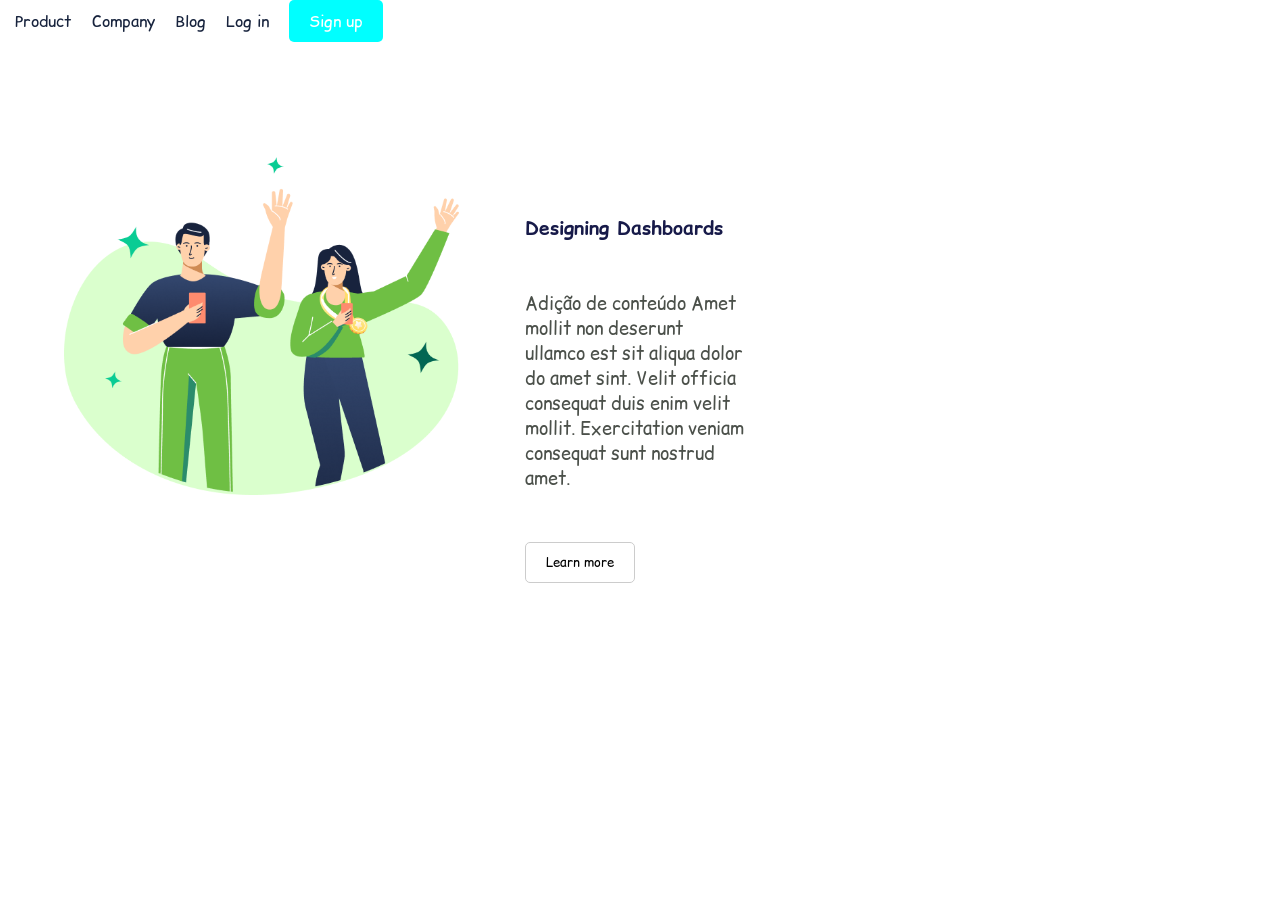
<file: index.html>
<!DOCTYPE html>
<html lang="pt-br">

<head>
    <meta charset="UTF-8">
    <meta name="viewport" content="width=device-width, initial-scale=1.0">
    <title>Desafio - CSS</title>
    <link rel="stylesheet" href="./styles.css">
    <link rel="preconnect" href="https://fonts.googleapis.com">
    <link rel="preconnect" href="https://fonts.gstatic.com" crossorigin>
    <link
        href="https://fonts.googleapis.com/css2?family=Comic+Relief:wght@400;700&family=Montserrat:ital,wght@0,100..900;1,100..900&display=swap"
        rel="stylesheet">

</head>

<body>
   
    <header>
        <a href="#products">Product</a>
        <a href="#company">Company</a>
        <a href="#blog">Blog</a>
        <a href="#login">Log in</a>
        <a id="but_sign" href="https://www.google.com/">
            Sign up
        </a>
    </header>
    <section class="section_geral">
        <section class="img_home">
            <img src="./img/imagem_home.png" alt="imagem principal">
        </section>
        <section class="description">
            <h1>Designing Dashboards</h1>
            <p>
                Adição de conteúdo Amet  mollit non deserunt ullamco est sit aliqua dolor do amet sint. Velit officia consequat duis
                enim velit mollit. Exercitation veniam consequat sunt nostrud amet.
            </p>
            <button class="learn_more">
                Learn more
            </button>
        </section>
    </section>
    <footer>
        
    </footer>
</body>

</html>
</file>
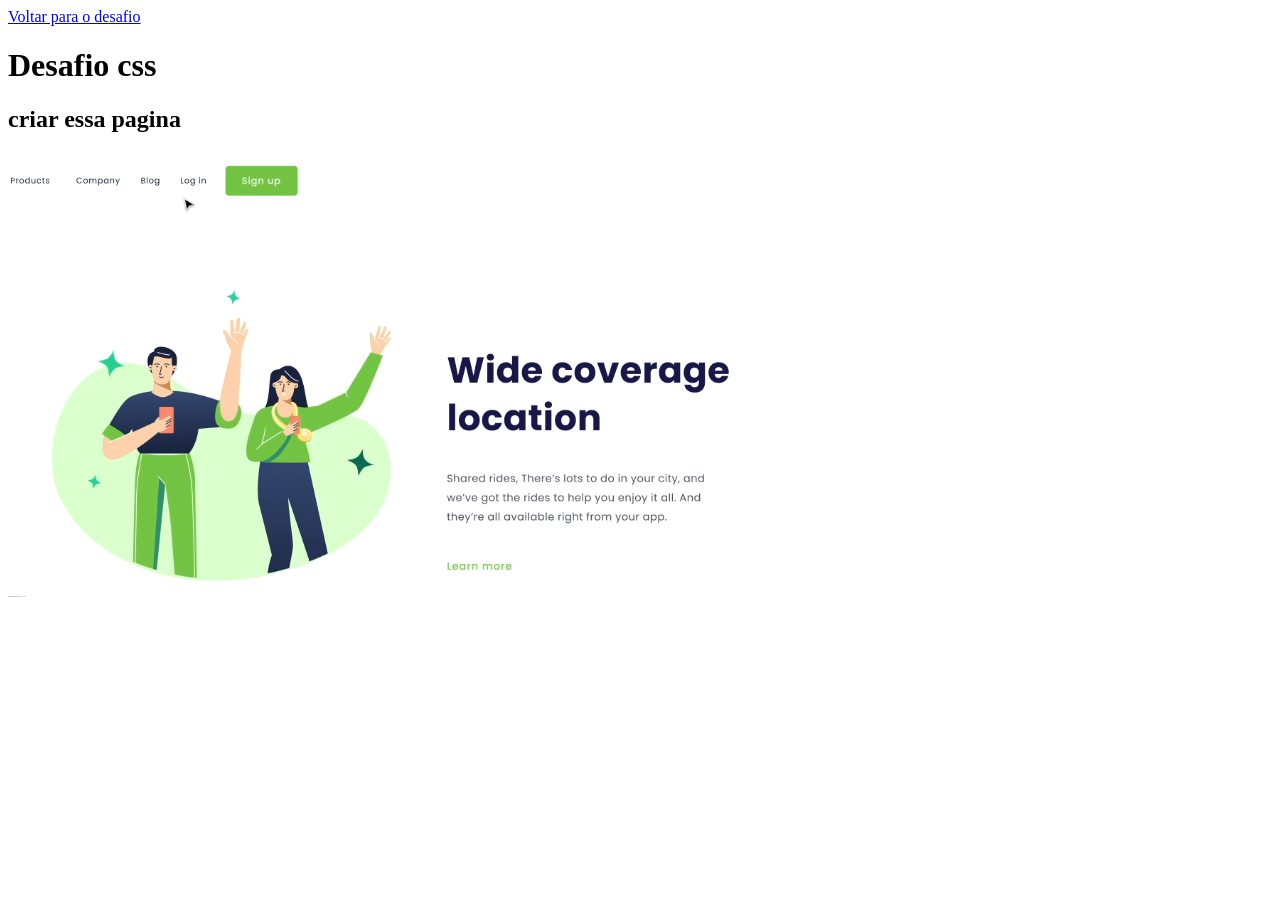
<file: desafio.html>
<!DOCTYPE html>
<html lang="pt-br">
<head>
    <meta charset="UTF-8">
    <meta name="viewport" content="width=device-width, initial-scale=1.0">
    <title>Document</title>
</head>
<body>
    <a href="index.html">Voltar para o desafio</a>
    <h1>Desafio css</h1>
    <h2>criar essa pagina</h2>
    
    <img src="./img/desafio_css.png" alt="Desafio css">
</body>
</html>
</file>
<file: styles.css>
* {
    font-family: "Comic Relief", sans-serif;
    font-weight: 400;
    font-style: normal;
    margin: 0;
    padding: 0;
}

a {
    text-decoration: none;
    color: #17233d;
    margin-left: 15px;
    cursor: pointer;
}

#but_sign {
    color: white;
    background-color: aqua;
    border: none;
    border-radius: 5px;
    margin-left: 15px;
    cursor: pointer;
    display: inline-block;
    padding: 10px 20px;
    text-decoration: none;

}

#but_sign:hover {
    background: #0056b3;
}

.section_geral {
    display: flex;
    /* flex-direction: row; */
    justify-content: space-between;
    /*  separa as colunas */
    align-items: start;
    /* alinha as colunas no topo */
    margin: 0 5%;
    /* margin-top: 5%; */
}

.img_home {
    width: 35%;
    margin-top: 10%;
}

.img_home img {
    /*  margin-left: 5%;
    margin-top: 10%; */
    width: 100%;
    height: auto;
    /* display: inline-block; */

}

.description {
    margin-left: 5%;
    margin-top: 15%;
    margin-right: 5%;
    vertical-align: top;
    margin-top: 15%;
    width: 55%;
    /* display: inline-block; */


}

.section {
    vertical-align: top;
}

h1 {
    font-weight: 900;
    margin-bottom: 8%;
    color: #171a49;
}

p {
    font-size: 18px;
    color: #4b504a;
    margin-bottom: 8%;
    width: 35%;
}

.learn_more {
    background-color: white;
    padding: 10px 20px;
    border: 1px solid #ccc;
    border-radius: 5px;
    cursor: pointer;
}

@media screen and (max-width: 844px) {
    a {
        display: none;
    }

    header {
        display: flex;
        justify-content: flex-end;
        padding: 10px;
    }

    .img_home {
        position: fixed;
        /* flutua no viewport */
        bottom: 10%;
        /* distância do rodapé da tela */
        left: 50%;
        /* centraliza horizontalmente */
        transform: translateX(-50%);
        width: 80%;
        /* proporcional */
        height: auto;
    }

    h1 {
        text-align: center;
    }

    .section_geral {
        flex-direction: column;
        align-items: center;
        display: flex;
    }

    p {
        width: 100%;
        text-align: center;
    }

    .description {
        margin: 0;
        margin-top: 5%;
        width: 80%;
    }

    .learn_more {

        display: block;
        margin: 0 auto;
    }
}
</file>
